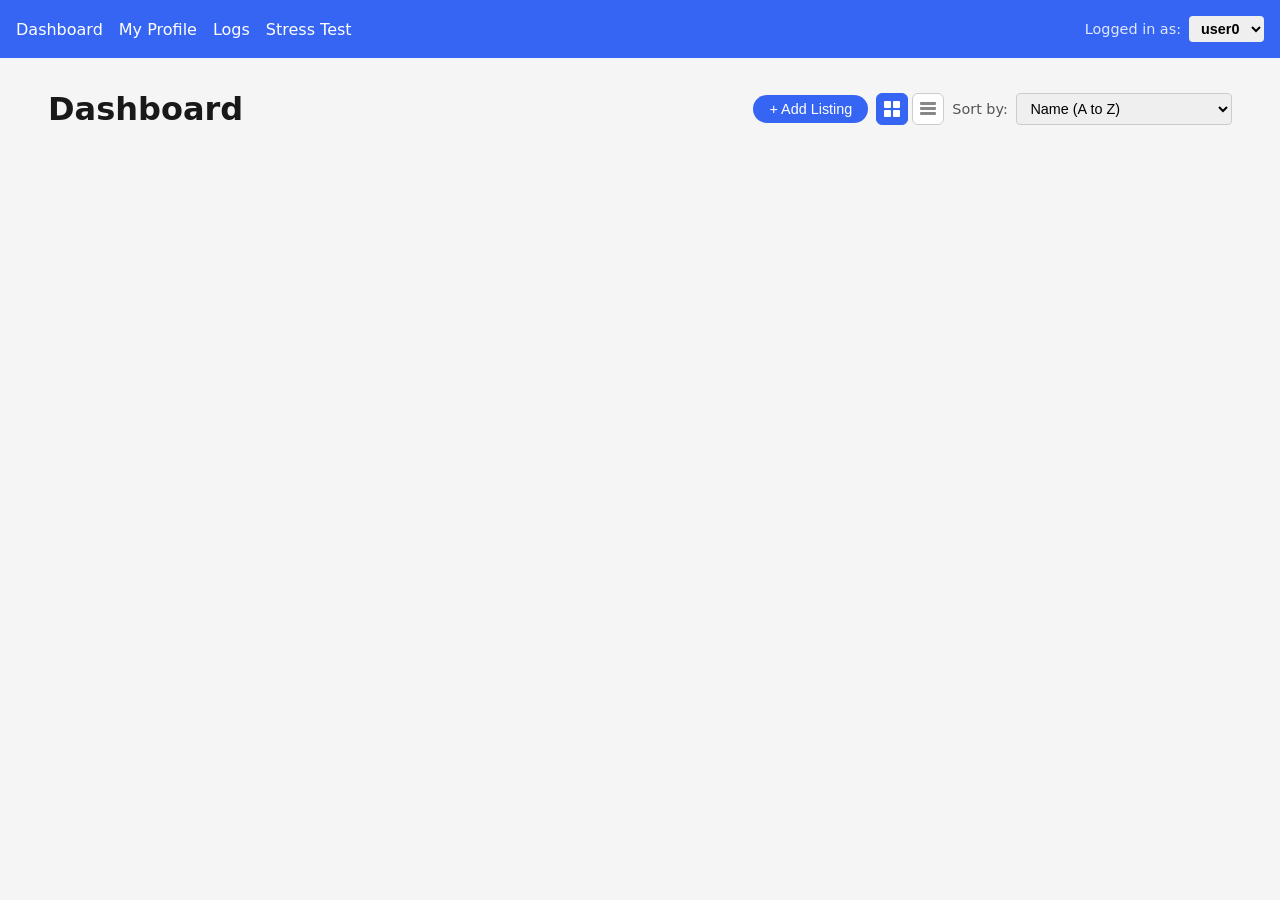
<file: index.html>
<!DOCTYPE html>
<html lang="en">

<head>
  <meta charset="UTF-8">
  <meta name="viewport" content="width=device-width, initial-scale=1.0">
  <title>eBay Lite - Dashboard</title>
  <link rel="stylesheet" href="css/global.css">
  <link rel="stylesheet" href="css/dashboard.css">
</head>

<body>
  <nav id="main-nav">
    <a href="index.html">Dashboard</a>
    <a href="pages/profile.html">My Profile</a>
    <a href="pages/logs.html">Logs</a>
    <a href="pages/stress.html">Stress Test</a>
    <div id="user-info">
      <span id="logged-in-label">Logged in as:</span>
      <select id="user-select">
        <option value="user0">user0</option>
        <option value="user1">user1</option>
        <option value="user2">user2</option>
        <option value="user3">user3</option>
        <option value="user4">user4</option>
        <option value="user5">user5</option>
        <option value="user6">user6</option>
        <option value="user7">user7</option>
        <option value="user8">user8</option>
        <option value="user9">user9</option>
      </select>
    </div>
  </nav>

  <main id="dashboard">
    <div id="dashboard-header">
      <h1>Dashboard</h1>
      <div id="sort-controls">
        <button id="add-listing-btn">+ Add Listing</button>
        <div id="view-toggle">
          <button id="view-card-btn" title="Card view">
            <svg width="16" height="16" viewBox="0 0 16 16" fill="currentColor">
              <rect x="0" y="0" width="7" height="7" rx="1"/><rect x="9" y="0" width="7" height="7" rx="1"/>
              <rect x="0" y="9" width="7" height="7" rx="1"/><rect x="9" y="9" width="7" height="7" rx="1"/>
            </svg>
          </button>
          <button id="view-list-btn" title="List view">
            <svg width="16" height="16" viewBox="0 0 16 16" fill="currentColor">
              <rect x="0" y="1" width="16" height="3" rx="1"/><rect x="0" y="6" width="16" height="3" rx="1"/>
              <rect x="0" y="11" width="16" height="3" rx="1"/>
            </svg>
          </button>
        </div>
        <label for="sort-select">Sort by:</label>
        <select id="sort-select">
          <option value="sortAlpha">Name (A to Z)</option>
          <option value="sortAlphaRev">Name (Z to A)</option>
          <option value="sortCurrPrice">Current Price (High to Low)</option>
          <option value="sortCurrPriceRev">Current Price (Low to High)</option>
          <option value="sortBuyOutright">Buy Outright (High to Low)</option>
          <option value="sortBuyOutrightRev">Buy Outright (Low to High)</option>
          <option value="sortTimeLeft">Time Left (Most to Least)</option>
          <option value="sortTimeLeftRev">Time Left (Least to Most)</option>
        </select>
      </div>
    </div>
    <form id="add-listing-form" style="display:none">
      <input type="text" id="new-name" placeholder="Name" required>
      <input type="text" id="new-desc" placeholder="Description">
      <input type="number" id="new-start" placeholder="Starting price" step="0.01" min="0.01" required>
      <input type="number" id="new-buyout" placeholder="Buy Now price" step="0.01" min="0.01" required>
      <input type="number" id="new-time" placeholder="Duration (seconds)" min="1" required>
      <button type="submit">Create</button>
      <button type="button" id="cancel-listing-btn">Cancel</button>
    </form>

    <div id="listings-grid"></div>
  </main>

  <script src="js/main.js"></script>
  <script src="js/dashboard.js"></script>
</body>

</html>
</file>
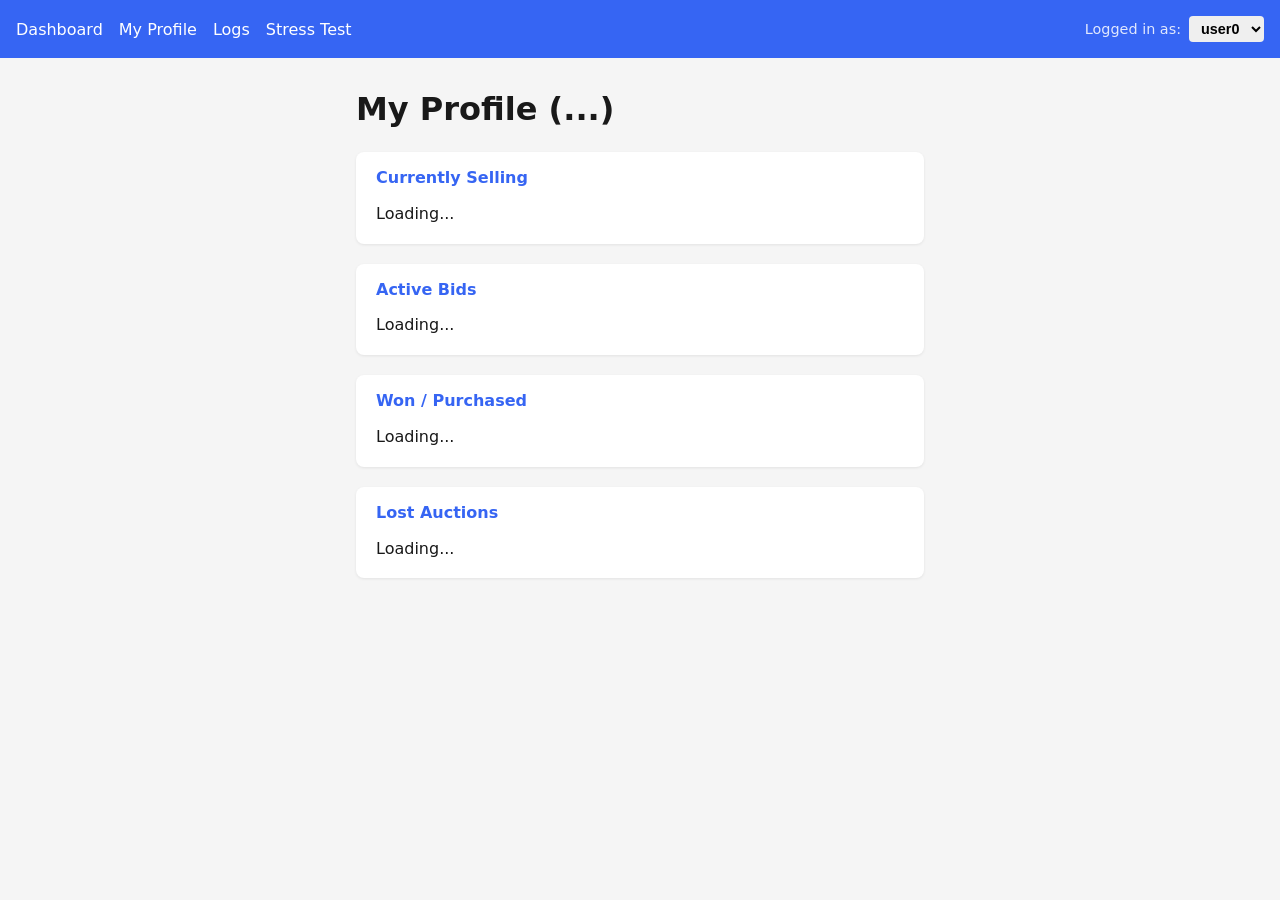
<file: pages/profile.html>
<!DOCTYPE html>
<html lang="en">
<head>
  <meta charset="UTF-8">
  <meta name="viewport" content="width=device-width, initial-scale=1.0">
  <title>eBay Lite - My Profile</title>
  <link rel="stylesheet" href="../css/global.css">
  <link rel="stylesheet" href="../css/profile.css">
</head>
<body>
  <nav id="main-nav">
    <a href="../index.html">Dashboard</a>
    <a href="profile.html">My Profile</a>
    <a href="logs.html">Logs</a>
    <a href="stress.html">Stress Test</a>
    <div id="user-info">
      <span id="logged-in-label">Logged in as:</span>
      <select id="user-select">
        <option value="user0">user0</option>
        <option value="user1">user1</option>
        <option value="user2">user2</option>
        <option value="user3">user3</option>
        <option value="user4">user4</option>
        <option value="user5">user5</option>
        <option value="user6">user6</option>
        <option value="user7">user7</option>
        <option value="user8">user8</option>
        <option value="user9">user9</option>
      </select>
    </div>
  </nav>

  <main id="profile">
    <h1>My Profile (<span id="profile-name">...</span>)</h1>

    <section class="profile-section">
      <h2>Currently Selling</h2>
      <ul id="list-selling"><li>Loading...</li></ul>
    </section>

    <section class="profile-section">
      <h2>Active Bids</h2>
      <ul id="list-interested"><li>Loading...</li></ul>
    </section>

    <section class="profile-section">
      <h2>Won / Purchased</h2>
      <ul id="list-purchased"><li>Loading...</li></ul>
    </section>

    <section class="profile-section">
      <h2>Lost Auctions</h2>
      <ul id="list-lost"><li>Loading...</li></ul>
    </section>
  </main>

  <script src="../js/main.js"></script>
  <script src="../js/profile.js"></script>
</body>
</html>
</file>
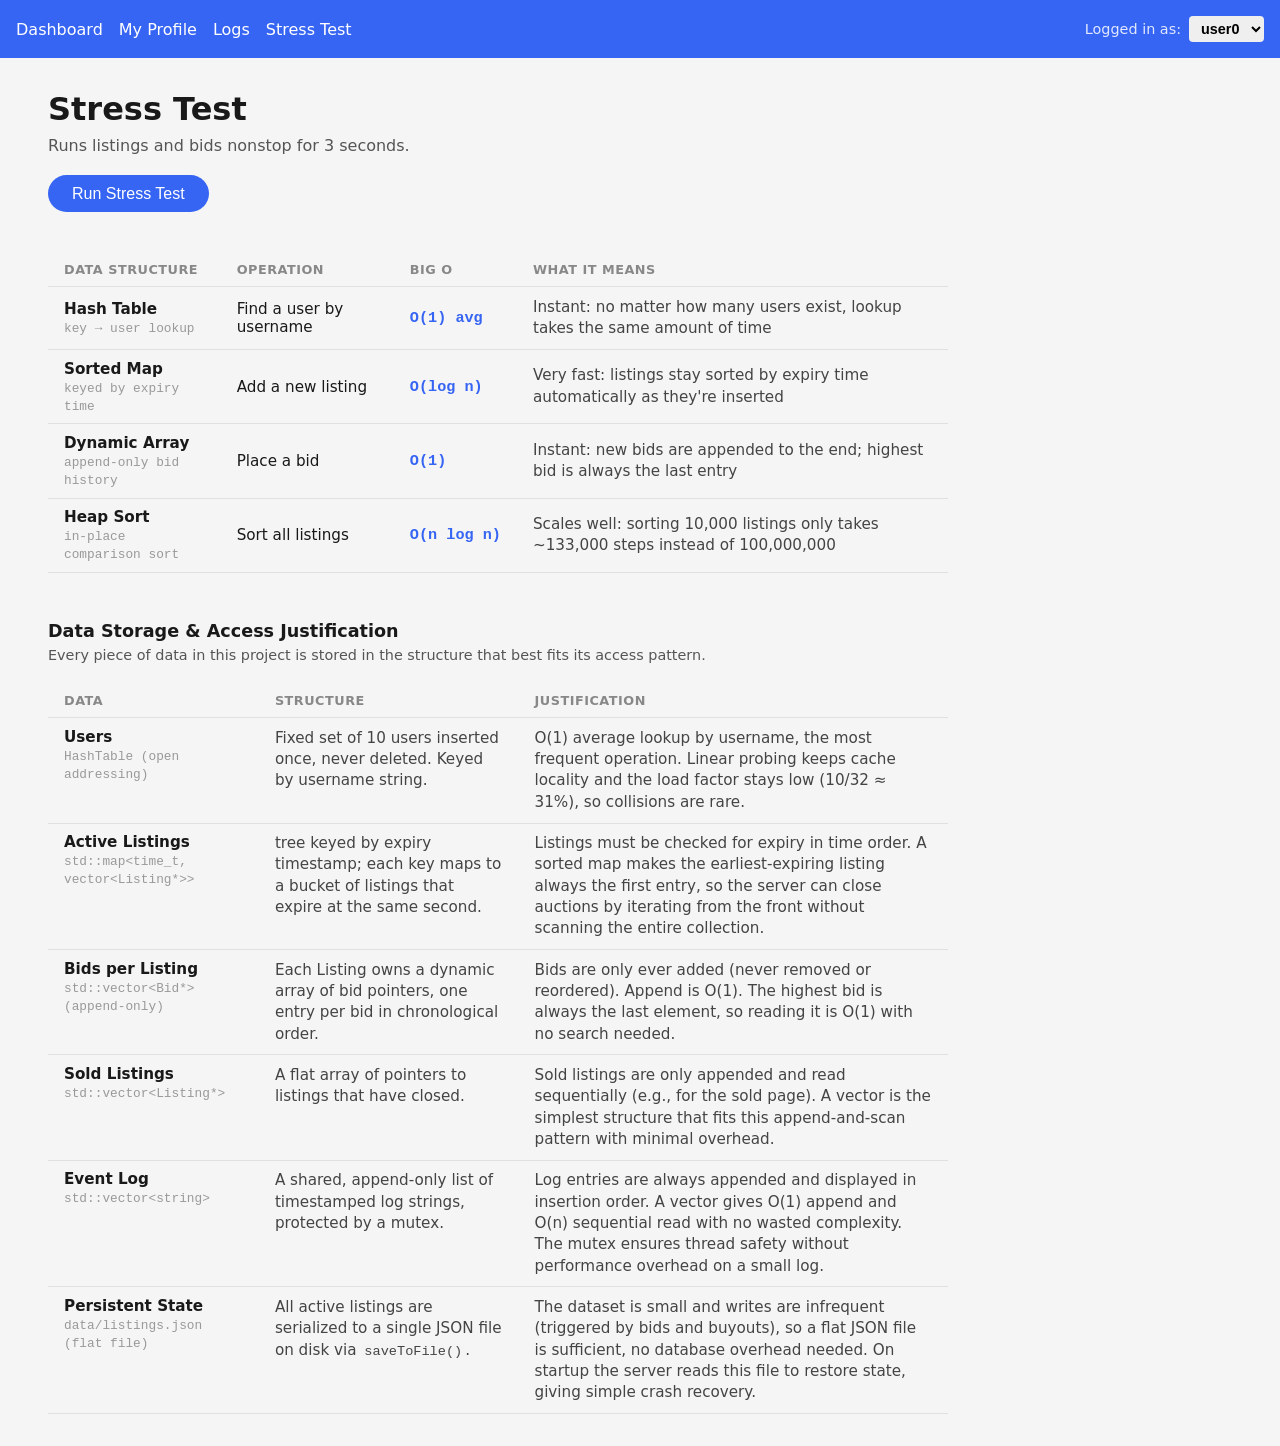
<file: pages/stress.html>
<!DOCTYPE html>
<html lang="en">

<head>
  <meta charset="UTF-8">
  <meta name="viewport" content="width=device-width, initial-scale=1.0">
  <title>eBay Lite - Stress Test</title>
  <link rel="stylesheet" href="../css/global.css">
  <link rel="stylesheet" href="../css/stress.css">
</head>

<body>
  <nav id="main-nav">
    <a href="../index.html">Dashboard</a>
    <a href="profile.html">My Profile</a>
    <a href="logs.html">Logs</a>
    <a href="stress.html">Stress Test</a>
    <div id="user-info">
      <span id="logged-in-label">Logged in as:</span>
      <select id="user-select">
        <option value="user0">user0</option>
        <option value="user1">user1</option>
        <option value="user2">user2</option>
        <option value="user3">user3</option>
        <option value="user4">user4</option>
        <option value="user5">user5</option>
        <option value="user6">user6</option>
        <option value="user7">user7</option>
        <option value="user8">user8</option>
        <option value="user9">user9</option>
      </select>
    </div>
  </nav>

  <main id="stress-page">
    <h1>Stress Test</h1>
    <p id="stress-desc">Runs listings and bids nonstop for 3 seconds.</p>
    <button id="run-btn">Run Stress Test</button>

    <div id="stats-section" style="display:none">
      <div class="stat-card">
        <div class="stat-value" id="stat-ops"></div>
        <div class="stat-label">Total Operations</div>
      </div>
      <div class="stat-card">
        <div class="stat-value" id="stat-time"></div>
        <div class="stat-label">Elapsed Time</div>
      </div>
      <div class="stat-card">
        <div class="stat-value" id="stat-throughput"></div>
        <div class="stat-label">Operations / Second</div>
      </div>
      <div class="stat-card">
        <div class="stat-value" id="stat-avg"></div>
        <div class="stat-label">Avg Time per Op</div>
      </div>
    </div>

    <table id="ds-table">
      <thead>
        <tr>
          <th>Data Structure</th>
          <th>Operation</th>
          <th>Big O</th>
          <th>What it means</th>
        </tr>
      </thead>
      <tbody>
        <tr>
          <td><strong>Hash Table</strong><br><span class="ds-detail">key → user lookup</span></td>
          <td>Find a user by username</td>
          <td class="bigo">O(1) avg</td>
          <td class="ds-explain">Instant: no matter how many users exist, lookup takes the same amount of time</td>
        </tr>
        <tr>
          <td><strong>Sorted Map</strong><br><span class="ds-detail">keyed by expiry time</span></td>
          <td>Add a new listing</td>
          <td class="bigo">O(log n)</td>
          <td class="ds-explain">Very fast: listings stay sorted by expiry time automatically as they're inserted</td>
        </tr>
        <tr>
          <td><strong>Dynamic Array</strong><br><span class="ds-detail">append-only bid history</span></td>
          <td>Place a bid</td>
          <td class="bigo">O(1)</td>
          <td class="ds-explain">Instant: new bids are appended to the end; highest bid is always the last entry</td>
        </tr>
        <tr>
          <td><strong>Heap Sort</strong><br><span class="ds-detail">in-place comparison sort</span></td>
          <td>Sort all listings</td>
          <td class="bigo">O(n log n)</td>
          <td class="ds-explain">Scales well: sorting 10,000 listings only takes ~133,000 steps instead of 100,000,000
          </td>
        </tr>
      </tbody>
    </table>

    <section id="storage-section">
      <h2>Data Storage &amp; Access Justification</h2>
      <p class="storage-intro">Every piece of data in this project is stored in the structure that best fits its access
        pattern.</p>
      <table id="storage-table">
        <thead>
          <tr>
            <th>Data</th>
            <th>Structure</th>
            <th>Justification</th>
          </tr>
        </thead>
        <tbody>
          <tr>
            <td><strong>Users</strong><br><span class="ds-detail">HashTable (open addressing)</span></td>
            <td class="ds-explain">Fixed set of 10 users inserted once, never deleted. Keyed by username string.</td>
            <td class="ds-explain">O(1) average lookup by username, the most frequent operation. Linear probing keeps
              cache locality and the load factor stays low (10/32 ≈ 31%), so collisions are rare.</td>
          </tr>
          <tr>
            <td><strong>Active Listings</strong><br><span class="ds-detail">std::map&lt;time_t,
                vector&lt;Listing*&gt;&gt;</span></td>
            <td class="ds-explain"> tree keyed by expiry timestamp; each key maps to a bucket of listings that expire at
              the same second.</td>
            <td class="ds-explain">Listings must be checked for expiry in time order. A sorted map makes the
              earliest-expiring listing always the first entry, so the server can close auctions by iterating from the
              front without scanning the entire collection.</td>
          </tr>
          <tr>
            <td><strong>Bids per Listing</strong><br><span class="ds-detail">std::vector&lt;Bid*&gt;
                (append-only)</span></td>
            <td class="ds-explain">Each Listing owns a dynamic array of bid pointers, one entry per bid in chronological
              order.</td>
            <td class="ds-explain">Bids are only ever added (never removed or reordered). Append is O(1). The
              highest bid is always the last element, so reading it is O(1) with no search needed.</td>
          </tr>
          <tr>
            <td><strong>Sold Listings</strong><br><span class="ds-detail">std::vector&lt;Listing*&gt;</span></td>
            <td class="ds-explain">A flat array of pointers to listings that have closed.</td>
            <td class="ds-explain">Sold listings are only appended and read sequentially (e.g., for the sold page). A
              vector is the simplest structure that fits this append-and-scan pattern with minimal overhead.</td>
          </tr>
          <tr>
            <td><strong>Event Log</strong><br><span class="ds-detail">std::vector&lt;string&gt;</span></td>
            <td class="ds-explain">A shared, append-only list of timestamped log strings, protected by a mutex.</td>
            <td class="ds-explain">Log entries are always appended and displayed in insertion order. A vector gives O(1)
              append and O(n) sequential read with no wasted complexity. The mutex ensures thread safety without
              performance overhead on a small log.</td>
          </tr>
          <tr>
            <td><strong>Persistent State</strong><br><span class="ds-detail">data/listings.json (flat file)</span></td>
            <td class="ds-explain">All active listings are serialized to a single JSON file on disk via
              <code>saveToFile()</code>.
            </td>
            <td class="ds-explain">The dataset is small and writes are infrequent (triggered by bids and buyouts), so a
              flat JSON file is sufficient, no database overhead needed. On startup the server reads this file to
              restore state, giving simple crash recovery.</td>
          </tr>
        </tbody>
      </table>
    </section>
  </main>

  <script src="../js/main.js"></script>
  <script src="../js/stress.js"></script>
</body>

</html>
</file>
<file: css/global.css>
*, *::before, *::after {
  box-sizing: border-box;
  margin: 0;
  padding: 0;
}

:root {
  --color-primary: #3665f3;
  --color-bg: #f5f5f5;
  --color-text: #191919;
}

body {
  font-family: system-ui, -apple-system, sans-serif;
  background: var(--color-bg);
  color: var(--color-text);
}

#main-nav {
  display: flex;
  align-items: center;
  gap: 1rem;
  padding: 1rem;
  background: var(--color-primary);
}

#main-nav a {
  color: #fff;
  text-decoration: none;
}

#user-info {
  display: flex;
  align-items: center;
  gap: 0.5rem;
  margin-left: auto;
}

#logged-in-label {
  color: rgba(255, 255, 255, 0.85);
  font-size: 0.9rem;
}

#user-select {
  padding: 0.25rem 0.5rem;
  border-radius: 4px;
  border: none;
  font-size: 0.9rem;
  font-weight: 600;
}
</file>
<file: css/dashboard.css>
#dashboard {
  padding: 2rem 3rem;
}

#dashboard-header {
  display: flex;
  align-items: center;
  justify-content: space-between;
  margin-bottom: 1.5rem;
}

#dashboard-header h1 {
  margin: 0;
}

#add-listing-btn {
  padding: 0.4rem 1rem;
  background: var(--color-primary);
  color: #fff;
  border: none;
  border-radius: 24px;
  font-size: 0.9rem;
  cursor: pointer;
}

#add-listing-form {
  display: flex;
  flex-wrap: wrap;
  gap: 0.5rem;
  align-items: center;
  margin-bottom: 1.5rem;
  padding: 1rem;
  background: #fff;
  border-radius: 8px;
  box-shadow: 0 1px 4px rgba(0, 0, 0, 0.1);
}

#add-listing-form input {
  padding: 0.4rem 0.6rem;
  border: 1px solid #ccc;
  border-radius: 6px;
  font-size: 0.9rem;
  flex: 1;
  min-width: 120px;
}

#add-listing-form button[type="submit"] {
  padding: 0.4rem 1rem;
  background: var(--color-primary);
  color: #fff;
  border: none;
  border-radius: 24px;
  cursor: pointer;
  font-size: 0.9rem;
}

#add-listing-form #cancel-listing-btn {
  padding: 0.4rem 1rem;
  background: #fff;
  color: #555;
  border: 1px solid #ccc;
  border-radius: 24px;
  cursor: pointer;
  font-size: 0.9rem;
}

#sort-controls {
  display: flex;
  align-items: center;
  gap: 0.5rem;
}

#sort-controls label {
  font-size: 0.9rem;
  color: #555;
}

#sort-select {
  padding: 0.4rem 0.6rem;
  border: 1px solid #ccc;
  border-radius: 4px;
  font-size: 0.9rem;
}

#view-toggle {
  display: flex;
  gap: 0.25rem;
}

#view-toggle button {
  display: flex;
  align-items: center;
  justify-content: center;
  width: 32px;
  height: 32px;
  background: #fff;
  border: 1px solid #ccc;
  border-radius: 6px;
  cursor: pointer;
  color: #888;
  transition: background 0.15s, color 0.15s, border-color 0.15s;
}

#view-toggle button.active {
  background: var(--color-primary);
  border-color: var(--color-primary);
  color: #fff;
}

#listings-grid {
  display: grid;
  grid-template-columns: repeat(auto-fill, minmax(280px, 1fr));
  gap: 2rem;
}

/* List view */
#listings-grid.list-view {
  grid-template-columns: 1fr;
  gap: 0.5rem;
}

#listings-grid.list-view .item-card {
  display: flex;
  flex-direction: row;
  align-items: center;
  border-radius: 6px;
}

#listings-grid.list-view .item-image {
  width: 64px;
  min-width: 64px;
  aspect-ratio: 1;
  border-radius: 4px 0 0 4px;
}

#listings-grid.list-view .item-info {
  display: flex;
  flex: 1;
  align-items: center;
  gap: 1.5rem;
  padding: 0.6rem 1rem;
  flex-wrap: wrap;
}

#listings-grid.list-view .item-info h2 {
  margin: 0;
  min-width: 140px;
  flex: 1;
}

#listings-grid.list-view .item-price-row {
  margin: 0;
}

#listings-grid.list-view .item-buyout {
  margin: 0;
}

#listings-grid.list-view .item-meta {
  margin: 0;
  gap: 1rem;
}

#listings-grid.list-view .item-own-badge {
  margin: 0;
}

.item-card {
  background: #fff;
  border-radius: 8px;
  overflow: hidden;
  text-decoration: none;
  color: inherit;
  box-shadow: 0 1px 4px rgba(0, 0, 0, 0.1);
  transition: box-shadow 0.2s;
}

.item-card:hover {
  box-shadow: 0 4px 12px rgba(0, 0, 0, 0.15);
}

.item-image {
  width: 100%;
  aspect-ratio: 1;
  background: #e0e0e0;
}

.item-info {
  padding: 0.75rem;
}

.item-info h2 {
  font-size: 1rem;
  margin-bottom: 0.25rem;
}

.item-own-badge {
  display: inline-block;
  background: var(--color-primary);
  color: #fff;
  font-size: 0.7rem;
  font-weight: 700;
  padding: 0.15rem 0.5rem;
  border-radius: 12px;
  margin-bottom: 0.4rem;
  letter-spacing: 0.03em;
}

.item-price-row {
  display: flex;
  align-items: baseline;
  gap: 0.5rem;
  margin-bottom: 0.2rem;
}

.item-price {
  font-weight: 700;
  font-size: 1.1rem;
  color: var(--color-primary);
}

.item-bids {
  font-size: 0.8rem;
  color: #555;
}

.item-buyout {
  font-size: 0.85rem;
  color: #555;
  margin-bottom: 0.4rem;
}

.item-meta {
  display: flex;
  justify-content: space-between;
  font-size: 0.8rem;
  color: #888;
  margin-top: 0.25rem;
}

.item-time {
  font-weight: 600;
  color: #c00;
}

.item-card--sold {
  opacity: 0.55;
  filter: grayscale(100%);
}

.item-sold-badge {
  font-size: 0.8rem;
  font-weight: 700;
  color: #888;
  letter-spacing: 0.05em;
}
</file>
<file: css/profile.css>
#profile {
  max-width: 600px;
  margin: 2rem auto;
  padding: 0 1rem;
}

#profile h1 {
  margin-bottom: 1.5rem;
}

.profile-section {
  background: #fff;
  border-radius: 8px;
  padding: 1rem 1.25rem;
  margin-bottom: 1.25rem;
  box-shadow: 0 1px 3px rgba(0,0,0,0.08);
}

.profile-section h2 {
  font-size: 1rem;
  margin-bottom: 0.75rem;
  color: var(--color-primary);
}

.profile-section ul {
  list-style: none;
  padding: 0;
}

.profile-section li {
  padding: 0.3rem 0;
  border-bottom: 1px solid #eee;
}

.profile-section li:last-child {
  border-bottom: none;
}

.profile-section li a {
  color: var(--color-text);
  text-decoration: none;
}

.profile-section li a:hover {
  text-decoration: underline;
}

.profile-section li.empty {
  color: #888;
  font-style: italic;
}
</file>
<file: css/stress.css>
#stress-page {
  padding: 2rem 3rem;
}

#stress-page h1 {
  margin-bottom: 0.5rem;
}

#stress-desc {
  color: #555;
  margin-bottom: 1.25rem;
}

#run-btn {
  padding: 0.6rem 1.5rem;
  background: var(--color-primary);
  color: #fff;
  border: none;
  border-radius: 24px;
  font-size: 1rem;
  cursor: pointer;
}

#run-btn:disabled {
  opacity: 0.6;
  cursor: default;
}

#stats-section {
  display: flex;
  gap: 1.5rem;
  margin-top: 2rem;
  flex-wrap: wrap;
}

.stat-card {
  flex: 1;
  min-width: 140px;
  background: #fff;
  border-radius: 8px;
  padding: 1.25rem 1.5rem;
  box-shadow: 0 1px 4px rgba(0, 0, 0, 0.1);
  text-align: center;
}

.stat-value {
  font-size: 1.75rem;
  font-weight: 700;
  color: var(--color-primary);
  margin-bottom: 0.25rem;
}

.stat-label {
  font-size: 0.85rem;
  color: #555;
}

#ds-table {
  margin-top: 2.5rem;
  border-collapse: collapse;
  width: 100%;
  max-width: 900px;
}

#ds-table th,
#ds-table td {
  text-align: left;
  padding: 0.6rem 1rem;
  border-bottom: 1px solid #e0e0e0;
  font-size: 0.95rem;
}

#ds-table th {
  font-size: 0.8rem;
  color: #888;
  font-weight: 600;
  text-transform: uppercase;
  letter-spacing: 0.04em;
}

.bigo {
  font-family: monospace;
  color: var(--color-primary);
  font-weight: 600;
  white-space: nowrap;
}

.ds-detail {
  font-size: 0.8rem;
  color: #999;
  font-family: monospace;
}

.ds-explain {
  font-size: 0.88rem;
  color: #444;
  line-height: 1.4;
}

#storage-section {
  margin-top: 3rem;
  max-width: 900px;
}

#storage-section h2 {
  font-size: 1.1rem;
  font-weight: 700;
  margin-bottom: 0.4rem;
}

.storage-intro {
  font-size: 0.9rem;
  color: #555;
  margin-bottom: 1.25rem;
}

#storage-table {
  border-collapse: collapse;
  width: 100%;
}

#storage-table th,
#storage-table td {
  text-align: left;
  padding: 0.6rem 1rem;
  border-bottom: 1px solid #e0e0e0;
  font-size: 0.95rem;
  vertical-align: top;
}

#storage-table th {
  font-size: 0.8rem;
  color: #888;
  font-weight: 600;
  text-transform: uppercase;
  letter-spacing: 0.04em;
}

#storage-table code {
  font-family: monospace;
  font-size: 0.85rem;
  background: #f4f4f4;
  padding: 0 3px;
  border-radius: 3px;
}
</file>
